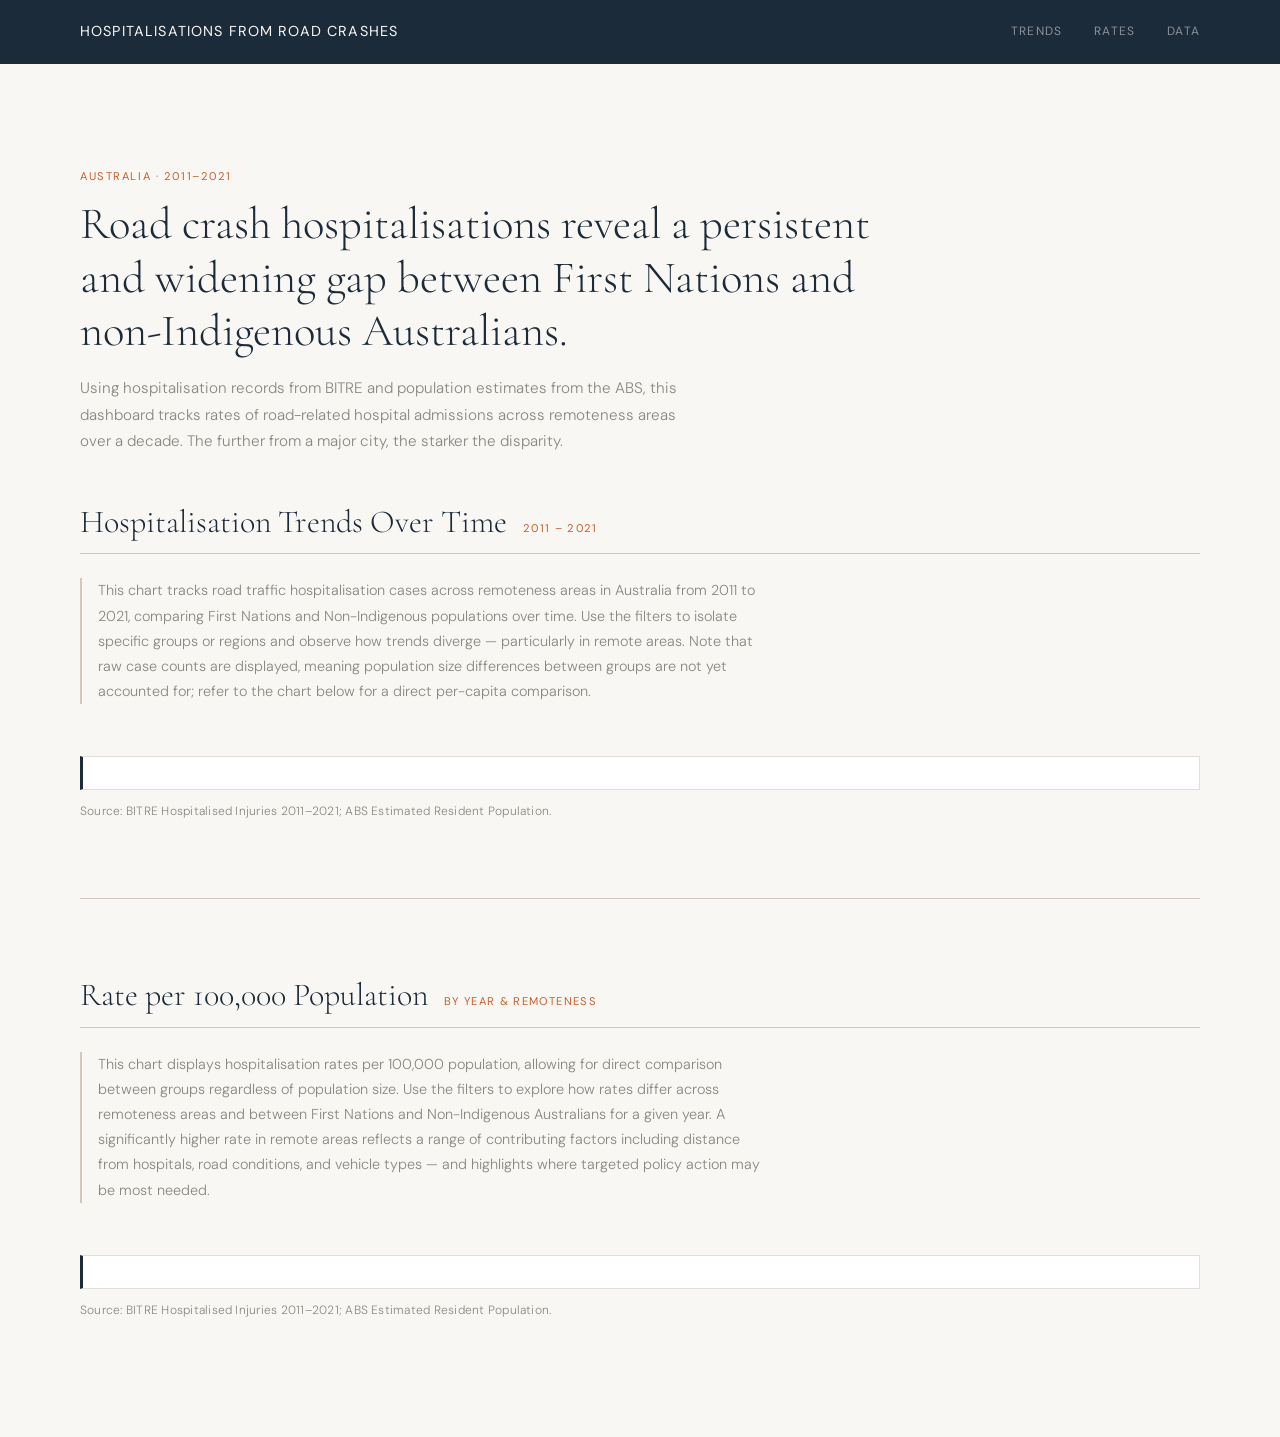
<file: index.html>
<!DOCTYPE html>
<html lang="en">
<head>
  <meta charset="UTF-8">
  <meta name="viewport" content="width=device-width, initial-scale=1.0">
  <title>Hospitalisations from Road Crashes</title>
  <link rel="preconnect" href="https://fonts.googleapis.com">
  <link rel="preconnect" href="https://fonts.gstatic.com" crossorigin>
  <link href="https://fonts.googleapis.com/css2?family=Cormorant+Garamond:ital,wght@0,300;0,400;1,300&family=DM+Sans:wght@300;400&display=swap" rel="stylesheet">
  <link rel="stylesheet" href="assets/css/styles.css">
  <script src="https://d3js.org/d3.v7.min.js"></script>
</head>
<body>

  <header class="masthead">
    <div class="masthead__inner">
      <a href="index.html" class="masthead__logo">Hospitalisations from Road Crashes</a>
      <nav class="masthead__nav">
        <a href="#line-section">Trends</a>
        <a href="#bar-section">Rates</a>
        <a href="about-data.html">Data</a>
      </nav>
    </div>
  </header>

  <main>

    <!-- PAGE INTRO -->
    <div class="page-intro">
      <p class="page-intro__eyebrow">Australia · 2011–2021</p>
      <h1 class="page-intro__title">Road crash hospitalisations reveal a persistent and widening gap between First Nations and non-Indigenous Australians.</h1>
      <p class="page-intro__body">Using hospitalisation records from BITRE and population estimates from the ABS, this dashboard tracks rates of road-related hospital admissions across remoteness areas over a decade. The further from a major city, the starker the disparity.</p>
    </div>

    <!-- LINE CHART -->
    <section id="line-section">
      <div class="section-header">
        <h2 class="section-header__title">Hospitalisation Trends Over Time</h2>
        <span class="section-header__label">2011 – 2021</span>
      </div>
      <p class="chart-narrative">This chart tracks road traffic hospitalisation cases across remoteness areas in Australia from 2011 to 2021, comparing First Nations and Non-Indigenous populations over time. Use the filters to isolate specific groups or regions and observe how trends diverge — particularly in remote areas. Note that raw case counts are displayed, meaning population size differences between groups are not yet accounted for; refer to the chart below for a direct per-capita comparison.</p>
      <div id="filters_remoteness"></div>
      <div id="filters_status"></div>
      <div class="responsive-svg-container"></div>
      <p class="chart-footnote">Source: BITRE Hospitalised Injuries 2011–2021; ABS Estimated Resident Population.</p>
    </section>

    <div class="chart-divider"></div>

    <!-- BAR CHART -->
    <section id="bar-section">
      <div class="section-header">
        <h2 class="section-header__title">Rate per 100,000 Population</h2>
        <span class="section-header__label">By year &amp; remoteness</span>
      </div>
      <p class="chart-narrative">This chart displays hospitalisation rates per 100,000 population, allowing for direct comparison between groups regardless of population size. Use the filters to explore how rates differ across remoteness areas and between First Nations and Non-Indigenous Australians for a given year. A significantly higher rate in remote areas reflects a range of contributing factors including distance from hospitals, road conditions, and vehicle types — and highlights where targeted policy action may be most needed.</p>
      <div id="bar-filters-remoteness"></div>
      <div id="bar-year-filters"></div>
      <div id="bar-chart-container"></div>
      <p class="chart-footnote">Source: BITRE Hospitalised Injuries 2011–2021; ABS Estimated Resident Population.</p>
    </section>

  </main>

  <script src="assets/js/script.js"></script>
</body>
</html>

<!--AI DECLARATION--> 
<!--Minimal AI was used in the HTML creation - some for convenience sake, but the dashboards core functionality is fairly simple.-->
</file>
<file: assets/css/styles.css>
/* ─── Variables ────────────────────────────────────────────────────── */
:root {
  --color-bg:          #f9f7f4;
  --color-surface:     #ffffff;
  --color-text:        #1a1a18;
  --color-muted:       #888880;
  --color-border:      #e2dfd9;
  --color-accent:      #b5a48a;

  /* Data colours */
  --color-ink:         #1c2b3a;   /* dark navy — primary data / active state */
  --color-signal:      #c95f2a;   /* red-orange — disparity / highlight */
  --color-rule:        #d4c9b8;   /* hairline rule */

  --font-display:      'Cormorant Garamond', Georgia, serif;
  --font-body:         'DM Sans', sans-serif;

  --masthead-height:   64px;
  --max-width:         1200px;
  --gap:               clamp(1rem, 4vw, 2.5rem);
  --section-gap:       clamp(2.5rem, 6vw, 5rem);
}



/* ─── Reset ─────────────────────────────────────────────────────────── */
*, *::before, *::after { box-sizing: border-box; margin: 0; padding: 0; }
html { scroll-behavior: smooth; }
body {
  background-color: var(--color-bg);
  color: var(--color-text);
  font-family: var(--font-body);
  font-weight: 300;
  font-size: 1rem;
  line-height: 1.6;
  -webkit-font-smoothing: antialiased;
}

/* ─── Masthead ───────────────────────────────────────────────────────── */
.masthead {
  position: sticky;
  top: 0;
  z-index: 100;
  height: var(--masthead-height);
  background-color: var(--color-ink);
  border-bottom: none;
}

.masthead__inner {
  max-width: var(--max-width);
  height: 100%;
  margin: 0 auto;
  padding: 0 var(--gap);
  display: flex;
  align-items: center;
  justify-content: space-between;
}

.masthead__logo {
  font-family: var(--font-body);
  font-size: 0.9rem;
  font-weight: 400;
  letter-spacing: 0.08em;
  text-transform: uppercase;
  color: #f9f7f4;
  text-decoration: none;
  transition: color 0.2s ease;
}

.masthead__logo:hover { color: var(--color-accent); }

.masthead__nav { display: flex; gap: 2rem; }

.masthead__nav a {
  font-family: var(--font-body);
  font-size: 0.75rem;
  font-weight: 400;
  letter-spacing: 0.1em;
  text-transform: uppercase;
  color: rgba(249,247,244,0.5);
  text-decoration: none;
  transition: color 0.2s ease;
}

.masthead__nav a:hover { color: #f9f7f4; }

/* ─── Main layout ────────────────────────────────────────────────────── */
main {
  max-width: var(--max-width);
  margin: 0 auto;
  padding: var(--gap);
}

/* ─── Chart sections ─────────────────────────────────────────────────── */
section {
  margin-bottom: var(--section-gap);
}

.section-header {
  display: flex;
  align-items: baseline;
  gap: 1rem;
  margin-bottom: 1.5rem;
  padding-bottom: 0.75rem;
  border-bottom: 1px solid var(--color-rule);
}

.section-header__title {
  font-family: var(--font-display);
  font-size: clamp(1.4rem, 3vw, 2rem);
  font-weight: 300;
  color: var(--color-ink);
  line-height: 1.2;
}

.section-header__label {
  font-size: 0.7rem;
  font-weight: 400;
  letter-spacing: 0.12em;
  text-transform: uppercase;
  color: var(--color-signal);
}

/* ─── Filter rows ────────────────────────────────────────────────────── */
.filter-row {
  display: flex;
  flex-wrap: wrap;
  align-items: center;
  gap: 0.5rem;
  margin-bottom: 0.75rem;
}

.filter-row__label {
  font-size: 0.65rem;
  font-weight: 400;
  letter-spacing: 0.12em;
  text-transform: uppercase;
  color: var(--color-muted);
  margin-right: 0.25rem;
  white-space: nowrap;
}

/* Shared filter button base — applies to all filter containers */
#filters_remoteness,
#filters_status,
#bar-filters-remoteness,
#bar-year-filters {
  display: flex;
  flex-wrap: wrap;
  gap: 0.35rem;
  margin-bottom: 1rem;
}

/* Universal filter button */
#filters_remoteness .filter,
#filters_status .filter,
#bar-filters-remoteness .filter,
#bar-year-filters .filter {
  font-family: var(--font-body);
  font-size: 0.7rem;
  font-weight: 400;
  letter-spacing: 0.08em;
  text-transform: uppercase;
  color: var(--color-muted);
  background: transparent;
  border: 1px solid var(--color-border);
  border-radius: 2px;
  padding: 0.3rem 0.75rem;
  cursor: pointer;
  transition: color 0.15s ease, border-color 0.15s ease, background 0.15s ease;
  white-space: nowrap;
}

#filters_remoteness .filter:hover,
#filters_status .filter:hover,
#bar-filters-remoteness .filter:hover,
#bar-year-filters .filter:hover {
  color: var(--color-ink);
  border-color: var(--color-ink);
}

#filters_remoteness .filter.active,
#filters_status .filter.active,
#bar-filters-remoteness .filter.active,
#bar-year-filters .filter.active {
  color: var(--color-bg);
  background: var(--color-ink);
  border-color: var(--color-ink);
}

/* ─── Chart containers ───────────────────────────────────────────────── */
.responsive-svg-container,
#bar-chart-container {
  width: 100%;
  background: var(--color-surface);
  border: 1px solid var(--color-border);
  border-left: 3px solid var(--color-ink);
  padding: 1rem;
}

.responsive-svg-container svg,
#bar-chart-container svg {
  width: 100%;
  height: auto;
  display: block;
  border: none !important;
}

/* ─── Divider between sections ───────────────────────────────────────── */
.chart-divider {
  width: 100%;
  height: 1px;
  background: var(--color-rule);
  margin: var(--section-gap) 0;
}

/* ─── Axis & chart text (D3 inherits these via SVG) ──────────────────── */
.axis text,
.tick text {
  font-family: var(--font-body);
  font-size: 11px;
  fill: var(--color-muted);
}

.axis path,
.axis line,
.tick line {
  stroke: var(--color-border);
}
   

/* ─── Dictionary page layout ─────────────────────────────────────────── */

.dict-main {
  max-width: var(--max-width);
  margin: 0 auto;
  padding: var(--gap);
}

/* ─── Hero ───────────────────────────────────────────────────────────── */
.dict-hero {
  padding: clamp(2rem, 5vw, 4rem) 0 clamp(1.5rem, 4vw, 3rem);
  border-bottom: 1px solid var(--color-rule);
  margin-bottom: clamp(1.5rem, 4vw, 3rem);
}

.dict-hero__eyebrow {
  font-size: 0.7rem;
  font-weight: 400;
  letter-spacing: 0.14em;
  text-transform: uppercase;
  color: var(--color-signal);
  margin-bottom: 0.5rem;
}

.dict-hero__title {
  font-family: var(--font-display);
  font-size: clamp(2.5rem, 6vw, 4.5rem);
  font-weight: 300;
  color: var(--color-ink);
  line-height: 1.05;
  margin-bottom: 1rem;
}

.dict-hero__sub {
  font-size: 1rem;
  color: var(--color-muted);
  max-width: 520px;
  font-weight: 300;
}

/* ─── Two-column grid ────────────────────────────────────────────────── */
.dict-grid {
  display: grid;
  grid-template-columns: 260px 1fr;
  gap: clamp(2rem, 5vw, 4rem);
  align-items: start;
}

@media (max-width: 720px) {
  .dict-grid {
    grid-template-columns: 1fr;
  }
}

/* ─── Sources sidebar ────────────────────────────────────────────────── */
.dict-aside-title {
  font-size: 0.65rem;
  font-weight: 400;
  letter-spacing: 0.14em;
  text-transform: uppercase;
  color: var(--color-muted);
  margin-bottom: 1rem;
}

.source-card {
  background: var(--color-surface);
  border: 1px solid var(--color-border);
  border-left: 3px solid var(--color-ink);
  padding: 1rem 1rem 0.85rem;
  margin-bottom: 1rem;
}

.source-card__tag {
  display: inline-block;
  font-size: 0.6rem;
  font-weight: 400;
  letter-spacing: 0.12em;
  text-transform: uppercase;
  color: var(--color-bg);
  background: var(--color-signal);
  padding: 0.15rem 0.45rem;
  margin-bottom: 0.6rem;
}

.source-card__title {
  font-size: 0.85rem;
  font-weight: 400;
  color: var(--color-ink);
  line-height: 1.4;
  margin-bottom: 0.35rem;
}

.source-card__meta {
  font-size: 0.75rem;
  color: var(--color-muted);
  line-height: 1.5;
  margin-bottom: 0.6rem;
}

.source-card__releases {
  list-style: none;
  margin-bottom: 0.6rem;
}

.source-card__releases li {
  font-size: 0.75rem;
  color: var(--color-text);
  padding: 0.25rem 0;
  border-bottom: 1px solid var(--color-border);
  display: flex;
  justify-content: space-between;
}

.source-card__releases li:last-child { border-bottom: none; }

.source-card__releases span {
  color: var(--color-muted);
  font-size: 0.7rem;
}

.source-card__link {
  font-size: 0.7rem;
  font-weight: 400;
  letter-spacing: 0.06em;
  color: var(--color-ink);
  text-decoration: none;
  border-bottom: 1px solid var(--color-accent);
  transition: color 0.15s, border-color 0.15s;
}

.source-card__link:hover {
  color: var(--color-signal);
  border-color: var(--color-signal);
}

/* ─── Content sections ───────────────────────────────────────────────── */
.dict-section {
  margin-bottom: 2.5rem;
  padding-bottom: 2.5rem;
  border-bottom: 1px solid var(--color-border);
}

.dict-section:last-child {
  border-bottom: none;
}

.dict-section__title {
  font-family: var(--font-display);
  font-size: 1.5rem;
  font-weight: 300;
  color: var(--color-ink);
  margin-bottom: 0.85rem;
}

.dict-section p {
  font-size: 0.9rem;
  line-height: 1.75;
  color: var(--color-text);
  margin-bottom: 0.85rem;
}

.dict-section p:last-child { margin-bottom: 0; }

.dict-note {
  font-size: 0.8rem !important;
  color: var(--color-muted) !important;
  padding-left: 1rem;
  border-left: 2px solid var(--color-border);
}

/* ─── Formula ────────────────────────────────────────────────────────── */
.dict-formula {
  display: flex;
  align-items: center;
  gap: 0.75rem;
  font-family: var(--font-display);
  font-size: 1.1rem;
  color: var(--color-ink);
  background: var(--color-surface);
  border: 1px solid var(--color-border);
  padding: 1rem 1.5rem;
  margin: 1rem 0;
  width: fit-content;
}

.dict-formula__eq {
  color: var(--color-muted);
}

.dict-formula__frac {
  display: flex;
  flex-direction: column;
  align-items: center;
  gap: 0.1rem;
}

.dict-formula__num {
  border-bottom: 1px solid var(--color-ink);
  padding-bottom: 0.2rem;
  font-size: 0.9rem;
}

.dict-formula__den {
  font-size: 0.9rem;
  padding-top: 0.2rem;
}

/* ─── Table ──────────────────────────────────────────────────────────── */
.dict-table {
  width: 100%;
  border-collapse: collapse;
  font-size: 0.85rem;
  margin: 1rem 0;
}

.dict-table th {
  text-align: left;
  font-size: 0.65rem;
  font-weight: 400;
  letter-spacing: 0.1em;
  text-transform: uppercase;
  color: var(--color-muted);
  padding: 0.6rem 1rem 0.6rem 0;
  border-bottom: 1px solid var(--color-ink);
}

.dict-table td {
  padding: 0.75rem 1rem 0.75rem 0;
  border-bottom: 1px solid var(--color-border);
  color: var(--color-text);
  vertical-align: top;
  line-height: 1.5;
}

.dict-table td:first-child {
  font-weight: 400;
  color: var(--color-ink);
  white-space: nowrap;
}

.dict-table tr:last-child td { border-bottom: none; }

/* ─── List ───────────────────────────────────────────────────────────── */
.dict-list {
  list-style: none;
  padding: 0;
}

.dict-list li {
  font-size: 0.9rem;
  line-height: 1.7;
  color: var(--color-text);
  padding: 0.65rem 0 0.65rem 1.25rem;
  border-bottom: 1px solid var(--color-border);
  position: relative;
}

.dict-list li:last-child { border-bottom: none; }

.dict-list li::before {
  content: "–";
  position: absolute;
  left: 0;
  color: var(--color-signal);
}

/* ─── Active nav link ────────────────────────────────────────────────── */
.masthead__nav a.active {
  color: #f9f7f4;
}

#line-section,
#bar-section {
  scroll-margin-top: 80px;
}

/* ─── Variables ────────────────────────────────────────────────────── */
:root {
  --color-bg:          #f9f7f4;
  --color-surface:     #ffffff;
  --color-text:        #1a1a18;
  --color-muted:       #888880;
  --color-border:      #e2dfd9;
  --color-accent:      #b5a48a;

  /* Data colours */
  --color-ink:         #1c2b3a;   /* dark navy — primary data / active state */
  --color-signal:      #c95f2a;   /* red-orange — disparity / highlight */
  --color-rule:        #d4c9b8;   /* hairline rule */

  --font-display:      'Cormorant Garamond', Georgia, serif;
  --font-body:         'DM Sans', sans-serif;

  --masthead-height:   64px;
  --max-width:         1200px;
  --gap:               clamp(1rem, 4vw, 2.5rem);
  --section-gap:       clamp(2.5rem, 6vw, 5rem);
}

/* ─── Reset ─────────────────────────────────────────────────────────── */
*, *::before, *::after { box-sizing: border-box; margin: 0; padding: 0; }
html { scroll-behavior: smooth; }
body {
  background-color: var(--color-bg);
  color: var(--color-text);
  font-family: var(--font-body);
  font-weight: 300;
  font-size: 1rem;
  line-height: 1.6;
  -webkit-font-smoothing: antialiased;
}

/* ─── Masthead ───────────────────────────────────────────────────────── */
.masthead {
  position: sticky;
  top: 0;
  z-index: 100;
  height: var(--masthead-height);
  background-color: var(--color-ink);
  border-bottom: none;
}

.masthead__inner {
  max-width: var(--max-width);
  height: 100%;
  margin: 0 auto;
  padding: 0 var(--gap);
  display: flex;
  align-items: center;
  justify-content: space-between;
}

.masthead__logo {
  font-family: var(--font-body);
  font-size: 0.9rem;
  font-weight: 400;
  letter-spacing: 0.08em;
  text-transform: uppercase;
  color: #f9f7f4;
  text-decoration: none;
  transition: color 0.2s ease;
}

.masthead__logo:hover { color: var(--color-accent); }

.masthead__nav { display: flex; gap: 2rem; }

.masthead__nav a {
  font-family: var(--font-body);
  font-size: 0.75rem;
  font-weight: 400;
  letter-spacing: 0.1em;
  text-transform: uppercase;
  color: rgba(249,247,244,0.5);
  text-decoration: none;
  transition: color 0.2s ease;
}

.masthead__nav a:hover { color: #f9f7f4; }

/* ─── Main layout ────────────────────────────────────────────────────── */
main {
  max-width: var(--max-width);
  margin: 0 auto;
  padding: var(--gap);
}

/* ─── Chart sections ─────────────────────────────────────────────────── */
section {
  margin-bottom: var(--section-gap);
}

.section-header {
  display: flex;
  align-items: baseline;
  gap: 1rem;
  margin-bottom: 1.5rem;
  padding-bottom: 0.75rem;
  border-bottom: 1px solid var(--color-rule);
}

.section-header__title {
  font-family: var(--font-display);
  font-size: clamp(1.4rem, 3vw, 2rem);
  font-weight: 300;
  color: var(--color-ink);
  line-height: 1.2;
}

.section-header__label {
  font-size: 0.7rem;
  font-weight: 400;
  letter-spacing: 0.12em;
  text-transform: uppercase;
  color: var(--color-signal);
}

/* ─── Filter rows ────────────────────────────────────────────────────── */
.filter-row {
  display: flex;
  flex-wrap: wrap;
  align-items: center;
  gap: 0.5rem;
  margin-bottom: 0.75rem;
}

.filter-row__label {
  font-size: 0.65rem;
  font-weight: 400;
  letter-spacing: 0.12em;
  text-transform: uppercase;
  color: var(--color-muted);
  margin-right: 0.25rem;
  white-space: nowrap;
}

/* Shared filter button base — applies to all filter containers */
#filters_remoteness,
#filters_status,
#bar-filters-remoteness,
#bar-year-filters {
  display: flex;
  flex-wrap: wrap;
  gap: 0.35rem;
  margin-bottom: 1rem;
}

/* Universal filter button */
#filters_remoteness .filter,
#filters_status .filter,
#bar-filters-remoteness .filter,
#bar-year-filters .filter {
  font-family: var(--font-body);
  font-size: 0.7rem;
  font-weight: 400;
  letter-spacing: 0.08em;
  text-transform: uppercase;
  color: var(--color-muted);
  background: transparent;
  border: 1px solid var(--color-border);
  border-radius: 2px;
  padding: 0.3rem 0.75rem;
  cursor: pointer;
  transition: color 0.15s ease, border-color 0.15s ease, background 0.15s ease;
  white-space: nowrap;
}

#filters_remoteness .filter:hover,
#filters_status .filter:hover,
#bar-filters-remoteness .filter:hover,
#bar-year-filters .filter:hover {
  color: var(--color-ink);
  border-color: var(--color-ink);
}

#filters_remoteness .filter.active,
#filters_status .filter.active,
#bar-filters-remoteness .filter.active,
#bar-year-filters .filter.active {
  color: var(--color-bg);
  background: var(--color-ink);
  border-color: var(--color-ink);
}

/* ─── Chart containers ───────────────────────────────────────────────── */
.responsive-svg-container,
#bar-chart-container {
  width: 100%;
  background: var(--color-surface);
  border: 1px solid var(--color-border);
  border-left: 3px solid var(--color-ink);
  padding: 1rem;
}

.responsive-svg-container svg,
#bar-chart-container svg {
  width: 100%;
  height: auto;
  display: block;
  border: none !important;
}

/* ─── Divider between sections ───────────────────────────────────────── */
.chart-divider {
  width: 100%;
  height: 1px;
  background: var(--color-rule);
  margin: var(--section-gap) 0;
}

/* ─── Page intro ─────────────────────────────────────────────────────── */
.page-intro {
  padding: clamp(2rem, 5vw, 4rem) 0 clamp(1.5rem, 4vw, 3rem);
}

.page-intro__eyebrow {
  font-size: 0.7rem;
  font-weight: 400;
  letter-spacing: 0.14em;
  text-transform: uppercase;
  color: var(--color-signal);
  margin-bottom: 0.75rem;
}

.page-intro__title {
  font-family: var(--font-display);
  font-size: clamp(1.6rem, 4vw, 2.8rem);
  font-weight: 300;
  color: var(--color-ink);
  line-height: 1.2;
  max-width: 820px;
  margin-bottom: 1rem;
}

.page-intro__body {
  font-size: 0.95rem;
  color: var(--color-muted);
  max-width: 620px;
  line-height: 1.75;
}

/* ─── Chart narrative ────────────────────────────────────────────────── */
.chart-narrative {
  font-size: 0.9rem;
  line-height: 1.75;
  color: var(--color-muted);
  max-width: 680px;
  margin-bottom: 1.25rem;
  border-left: 2px solid var(--color-rule);
  padding-left: 1rem;
}

/* ─── Chart footnote ─────────────────────────────────────────────────── */
.chart-footnote {
  font-size: 0.75rem;
  color: var(--color-muted);
  margin-top: 0.75rem;
  letter-spacing: 0.02em;
}

/* ─── Axis & chart text (D3 inherits these via SVG) ──────────────────── */
.axis text,
.tick text {
  font-family: var(--font-body);
  font-size: 11px;
  fill: var(--color-muted);
}

.axis path,
.axis line,
.tick line {
  stroke: var(--color-border);
}

.chart-tooltip {
  position: fixed;
  pointer-events: none;
  background: var(--color-ink);
  color: #f9f7f4;
  padding: 0.6rem 0.85rem;
  font-family: var(--font-body);
  font-size: 0.75rem;
  line-height: 1.6;
  opacity: 0;
  transition: opacity 0.1s ease;
  z-index: 200;
  max-width: 200px;
}

.chart-tooltip.visible { opacity: 1; }

.chart-tooltip__title {
  font-size: 0.65rem;
  letter-spacing: 0.1em;
  text-transform: uppercase;
  color: var(--color-accent);
  margin-bottom: 0.25rem;
}

.chart-tooltip__value {
  font-size: 1rem;
  font-family: var(--font-display);
  color: #ffffff;
}

.chart-tooltip__sub {
  color: rgba(249,247,244,0.6);
  font-size: 0.7rem;
}

/* AI DECLARATION
/* Significant AI was utilised in the CSS development - out of convenience more than anything as we felt it was out of the scope of the unit
</file>
